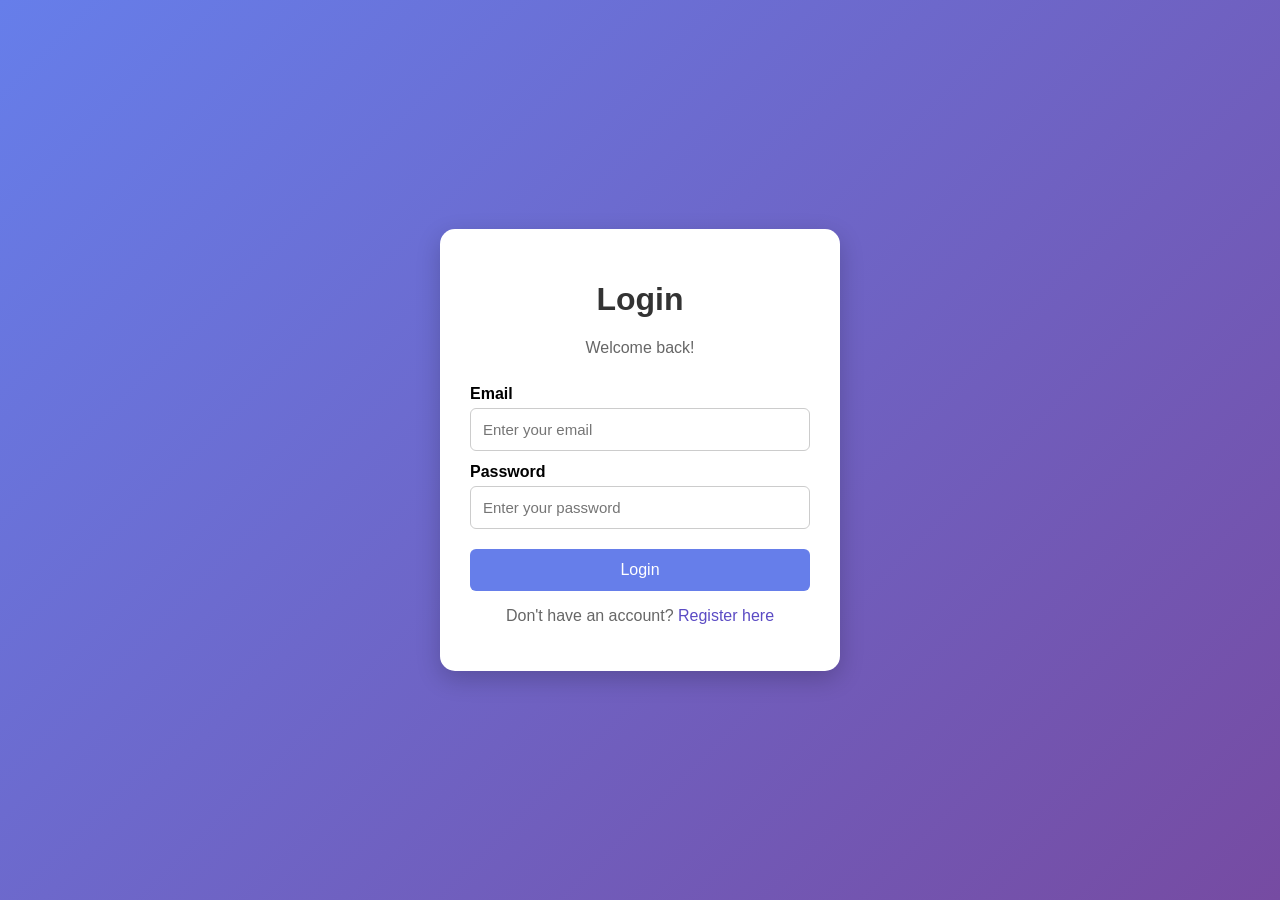
<file: index.html>
<!DOCTYPE html>
<html lang="en">
<head>
    <meta charset="UTF-8">
    <meta name="viewport" content="width=device-width, initial-scale=1.0">
    <title>Login Page</title>
    <link rel="stylesheet" href="style.css">
    <script src="script.js" defer></script>
</head>
<body>
<div class="container">
    <h1>Login</h1>
    <p>Welcome back!</p>
    <form id="loginForm">
        <label for="loginEmail">Email</label>
        <input type="email" id="loginEmail" placeholder="Enter your email" required>
        <label for="loginPassword">Password</label>
        <input type="password" id="loginPassword" placeholder="Enter your password" required>
        <button type="submit">Login</button>
    </form>
    <p id="loginMessage" aria-live="polite"></p>
    <p>Don't have an account?
        <a href="register.html">Register here</a>
    </p>
</div>
</body>
</html>
</file>
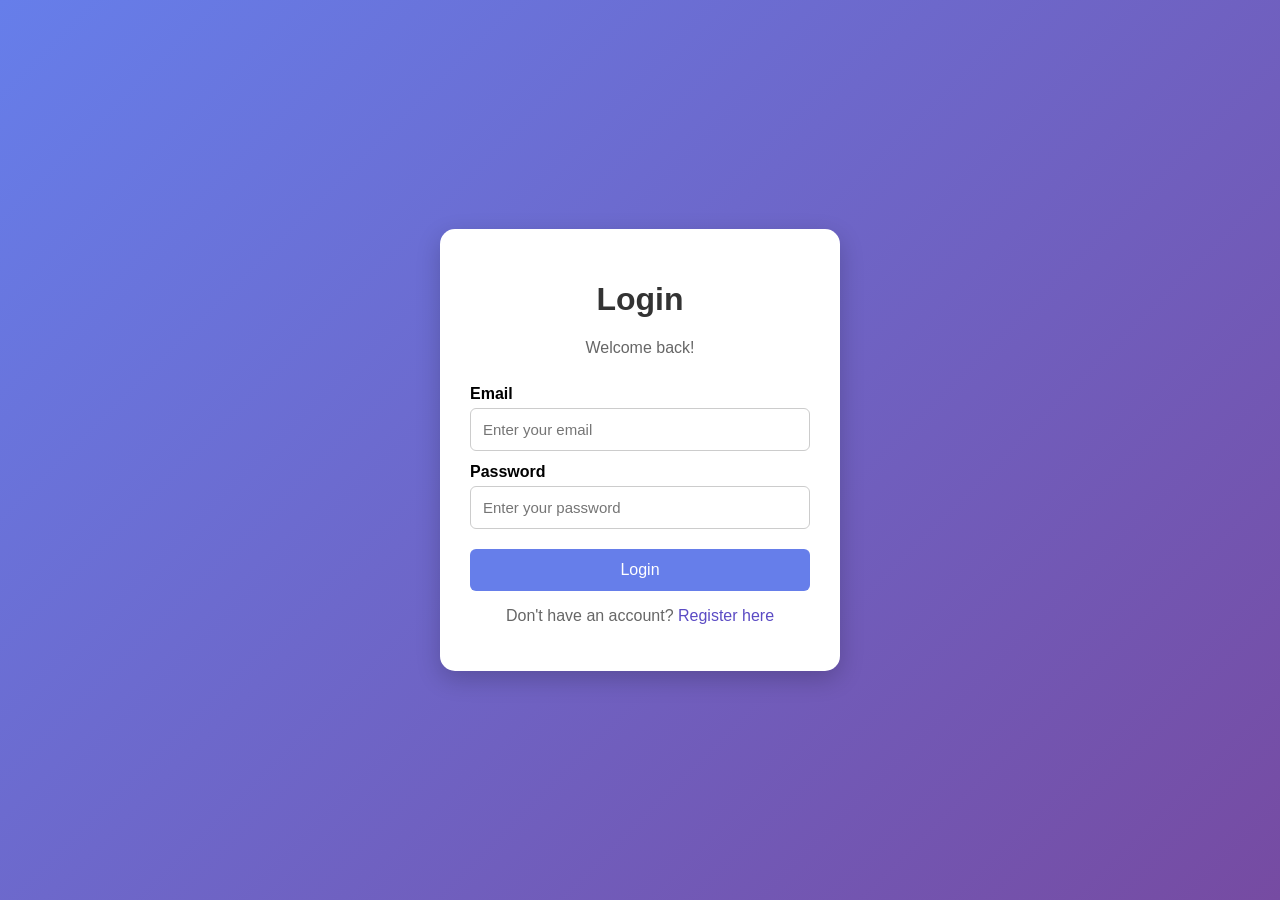
<file: dashboard.html>
<!DOCTYPE html>
<html lang="en">
<head>
    <meta charset="UTF-8">
    <meta name="viewport" content="width=device-width, initial-scale=1.0">
    <title>Dashboard</title>
    <link rel="stylesheet" href="style.css">
    <script src="script.js" defer></script>
</head>
<body>
<div class="container">
    <h1>Dashboard</h1>
    <h2 id="welcomeMessage">Welcome!</h2>
    <p>You have successfully logged in.</p>
    <button id="logoutButton" type="button">Logout</button>
</div>
</body>
</html>
</file>
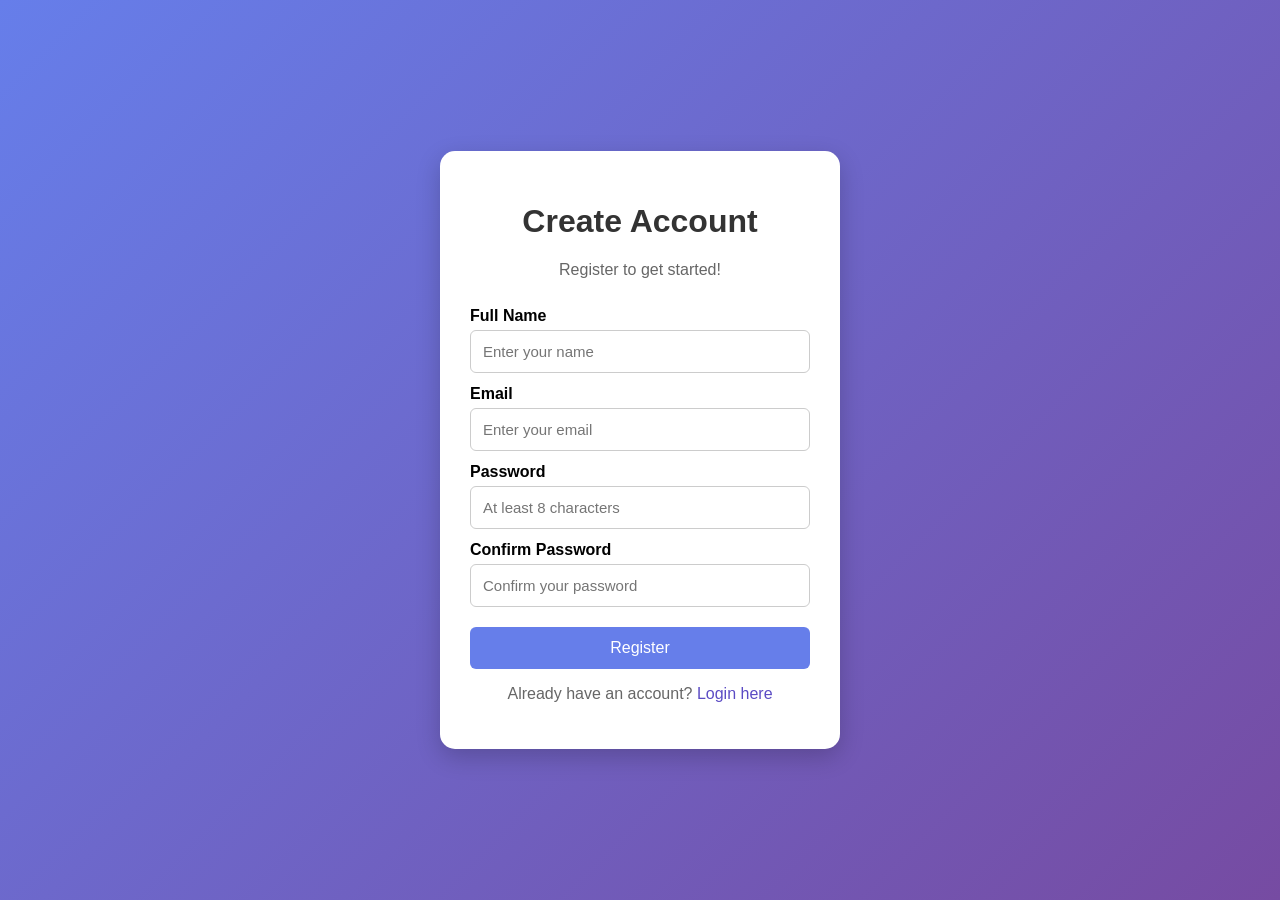
<file: register.html>
<!DOCTYPE html>
<html lang="en">
<head>
    <meta charset="UTF-8">
    <meta name="viewport" content="width=device-width, initial-scale=1.0">
    <title>Register Page</title>
    <link rel="stylesheet" href="style.css">
    <script src="script.js" defer></script>
</head>
<body>
<div class="container">
    <h1>Create Account</h1>
    <p>Register to get started!</p>
    <form id="registerForm">
        <label for="name">Full Name</label>
        <input type="text" id="name" placeholder="Enter your name" required>
        <label for="registerEmail">Email</label>
        <input type="email" id="registerEmail" placeholder="Enter your email" required>
        <label for="registerPassword">Password</label>
        <input type="password" id="registerPassword"
               placeholder="At least 8 characters" minlength="8" required>
        <label for="confirmPassword">Confirm Password</label>
        <input type="password" id="confirmPassword"
               placeholder="Confirm your password" minlength="8" required>
        <button type="submit">Register</button>
    </form>
    <p id="registerMessage" aria-live="polite"></p>
    <p>Already have an account?
        <a href="index.html">Login here</a>
    </p>
</div>
</body>
</html>
</file>
<file: style.css>
* {
  box-sizing: border-box;
  }
body {
margin: 0;
min-height: 100vh;
display: flex;
justify-content: center;
align-items: center;
font-family: Arial, sans-serif;
background: linear-gradient(135deg, #667eea, #764ba2);
}
.container {
background: white;
width: 90%;
max-width: 400px;
padding: 30px;
border-radius: 15px;
box-shadow: 0 8px 25px rgba(0, 0, 0, 0.2);
}
h1 {
text-align: center;
color: #333;
}
h2 {
color: #5b4bc4;
text-align: center;
}
.container > p {
text-align: center;
color: #666;
}
form {
display: flex;
flex-direction: column;
}
label {
margin-top: 12px;
margin-bottom: 5px;
font-weight: bold;
}
input {
padding: 12px;
border: 1px solid #ccc;
border-radius: 6px;
font-size: 15px;
}
input:focus {
outline: 2px solid #667eea;
border-color: transparent;
}
button {
margin-top: 20px;
padding: 12px;
background: #667eea;
color: white;
border: none;
border-radius: 6px;
font-size: 16px;
cursor: pointer;
}
button:hover {
background: #5145cd;
}
a {
color: #5b4bc4;
text-decoration: none;
}
a:hover {
text-decoration: underline;
}
#loginMessage,
#registerMessage {
font-weight: bold;
overflow-wrap: anywhere;
}
</file>
